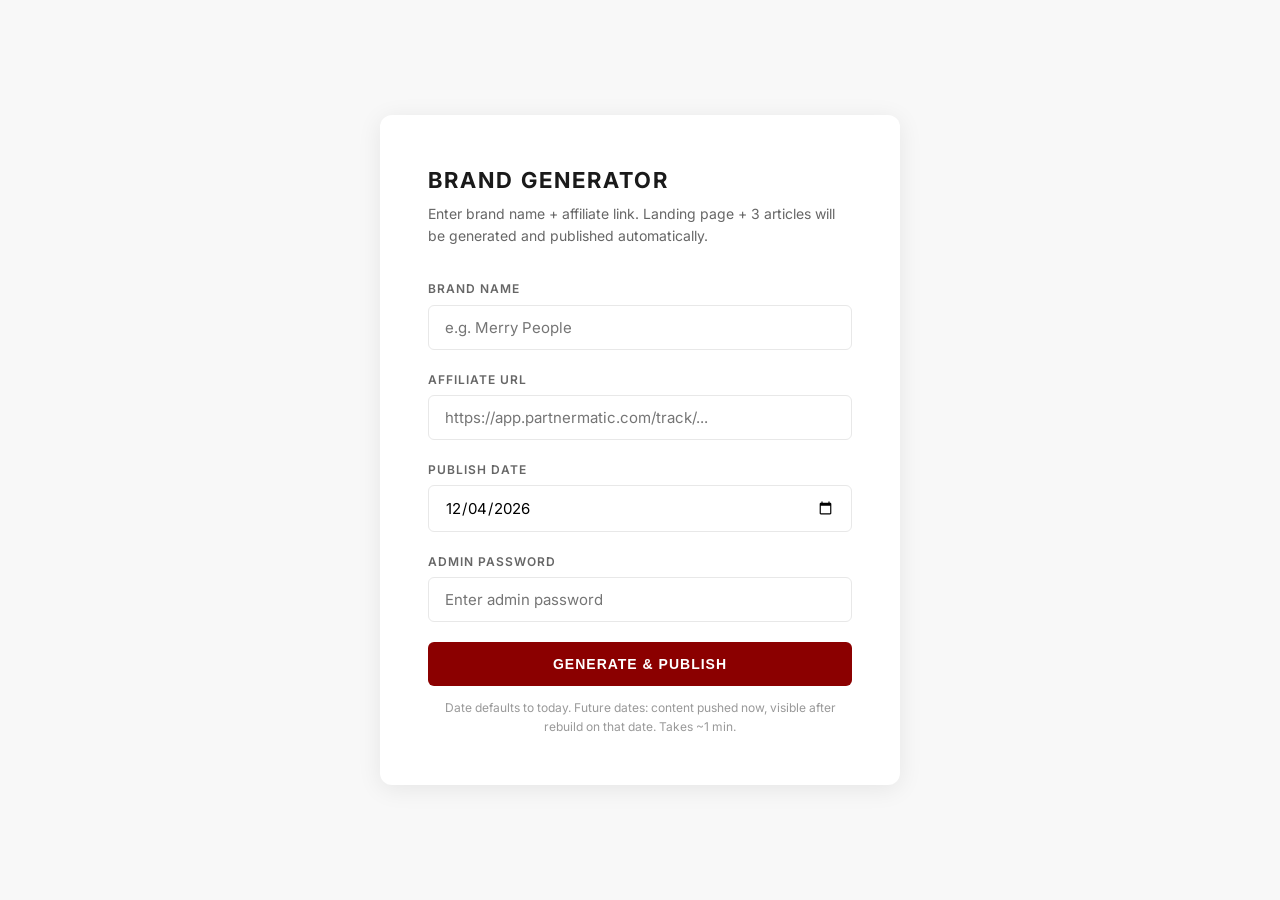
<file: static/admin/index.html>
<!DOCTYPE html>
<html lang="en">
<head>
  <meta charset="UTF-8">
  <meta name="viewport" content="width=device-width, initial-scale=1.0">
  <title>Brand Generator · attafashion</title>
  <link rel="preconnect" href="https://fonts.googleapis.com">
  <link rel="preconnect" href="https://fonts.gstatic.com" crossorigin>
  <link href="https://fonts.googleapis.com/css2?family=Inter:wght@400;500;600;700&display=swap" rel="stylesheet">
  <style>
    :root {
      --text: #1a1a1a;
      --text-light: #666;
      --text-muted: #999;
      --border: #e8e8e8;
      --accent: #8B0000;
      --accent-hover: #a00000;
      --bg: #fff;
      --bg-light: #f8f8f8;
      --font: 'Inter', -apple-system, sans-serif;
    }
    * { margin: 0; padding: 0; box-sizing: border-box; }
    body {
      font-family: var(--font);
      background: var(--bg-light);
      color: var(--text);
      line-height: 1.6;
      min-height: 100vh;
      display: flex;
      align-items: center;
      justify-content: center;
      padding: 24px;
    }
    .card {
      background: var(--bg);
      border-radius: 12px;
      box-shadow: 0 4px 24px rgba(0,0,0,0.08);
      padding: 48px;
      width: 100%;
      max-width: 520px;
    }
    h1 {
      font-size: 22px;
      font-weight: 700;
      letter-spacing: 2px;
      text-transform: uppercase;
      margin-bottom: 4px;
    }
    .sub {
      color: var(--text-light);
      font-size: 14px;
      margin-bottom: 32px;
    }
    .field { margin-bottom: 20px; }
    .field label {
      display: block;
      font-size: 12px;
      font-weight: 600;
      letter-spacing: 1px;
      text-transform: uppercase;
      color: var(--text-light);
      margin-bottom: 6px;
    }
    .field input {
      width: 100%;
      padding: 12px 16px;
      border: 1px solid var(--border);
      border-radius: 6px;
      font-size: 15px;
      font-family: var(--font);
      transition: border-color .2s;
    }
    .field input:focus {
      outline: none;
      border-color: var(--accent);
    }
    .btn {
      width: 100%;
      padding: 14px;
      background: var(--accent);
      color: #fff;
      border: none;
      border-radius: 6px;
      font-size: 14px;
      font-weight: 600;
      letter-spacing: 1px;
      text-transform: uppercase;
      cursor: pointer;
      transition: background .2s;
    }
    .btn:hover { background: var(--accent-hover); }
    .btn:disabled { opacity: .5; cursor: not-allowed; }
    .status {
      margin-top: 20px;
      padding: 14px 16px;
      border-radius: 6px;
      font-size: 14px;
      line-height: 1.7;
      display: none;
    }
    .status.loading { display: block; background: #fff3cd; color: #856404; }
    .status.success { display: block; background: #d4edda; color: #155724; }
    .status.error { display: block; background: #f8d7da; color: #721c24; }
    .status a { color: inherit; font-weight: 600; text-decoration: underline; }
    .spinner {
      display: inline-block;
      width: 14px; height: 14px;
      border: 2px solid #856404;
      border-top-color: transparent;
      border-radius: 50%;
      animation: spin .6s linear infinite;
      vertical-align: middle;
      margin-right: 8px;
    }
    @keyframes spin { to { transform: rotate(360deg); } }
    .hint { font-size: 12px; color: var(--text-muted); text-align: center; margin-top: 12px; }
  </style>
</head>
<body>
  <div class="card">
    <h1>Brand Generator</h1>
    <p class="sub">Enter brand name + affiliate link. Landing page + 3 articles will be generated and published automatically.</p>

    <form id="form">
      <div class="field">
        <label for="brand">Brand Name</label>
        <input type="text" id="brand" placeholder="e.g. Merry People" required>
      </div>
      <div class="field">
        <label for="url">Affiliate URL</label>
        <input type="url" id="url" placeholder="https://app.partnermatic.com/track/..." required>
      </div>
      <div class="field">
        <label for="date">Publish Date</label>
        <input type="date" id="date">
      </div>
      <div class="field">
        <label for="password">Admin Password</label>
        <input type="password" id="password" placeholder="Enter admin password" required>
      </div>
      <button type="submit" class="btn" id="btn">Generate &amp; Publish</button>
    </form>

    <div id="status" class="status"></div>
    <p class="hint">Date defaults to today. Future dates: content pushed now, visible after rebuild on that date. Takes ~1 min.</p>
  </div>

  <script>
    document.getElementById('date').value = new Date().toISOString().slice(0, 10);

    document.getElementById('form').addEventListener('submit', async function(e) {
      e.preventDefault();
      const brand = document.getElementById('brand').value.trim();
      const url = document.getElementById('url').value.trim();
      const password = document.getElementById('password').value.trim();
      const publishDate = document.getElementById('date').value || new Date().toISOString().slice(0, 10);
      if (!brand || !url || !password) return;

      const btn = document.getElementById('btn');
      const status = document.getElementById('status');
      btn.disabled = true;
      btn.textContent = 'Generating...';
      status.className = 'status loading';
      status.innerHTML = '<span class="spinner"></span>Generating content via DeepSeek...';

      try {
        const res = await fetch('/api/generate-brand', {
          method: 'POST',
          headers: { 'Content-Type': 'application/json' },
          body: JSON.stringify({ brand, affiliateUrl: url, password, publishDate })
        });
        let data;
        try {
          data = await res.json();
        } catch (parseErr) {
          const text = await res.text();
          throw new Error('Server returned non-JSON response (status ' + res.status + '): ' + text.slice(0, 300));
        }

        if (data.success) {
          let html = '<strong>Published!</strong><br><br>';
          data.files.forEach(f => {
            const p = f.replace(/^content\//, '');
            const u = p.replace(/^brands\/(.+)\/index\.md$/, '/brands/$1/')
                       .replace(/^posts\/(.+)\.md$/, '/posts/$1/')
                       .replace(/\/index\.md$/, '/');
            html += '<a href="https://www.attafashion.com' + u + '" target="_blank">' + f + '</a><br>';
          });
          html += '<br><small>Cloudflare build completes in ~2 minutes.</small>';
          status.className = 'status success';
          status.innerHTML = html;
        } else {
          status.className = 'status error';
          status.innerHTML = '<strong>Error:</strong> ' + (data.error || 'Unknown');
        }
      } catch (err) {
        status.className = 'status error';
        status.innerHTML = '<strong>Error:</strong> ' + err.message;
      }

      btn.disabled = false;
      btn.textContent = 'Generate & Publish';
    });
  </script>
</body>
</html>
</file>
